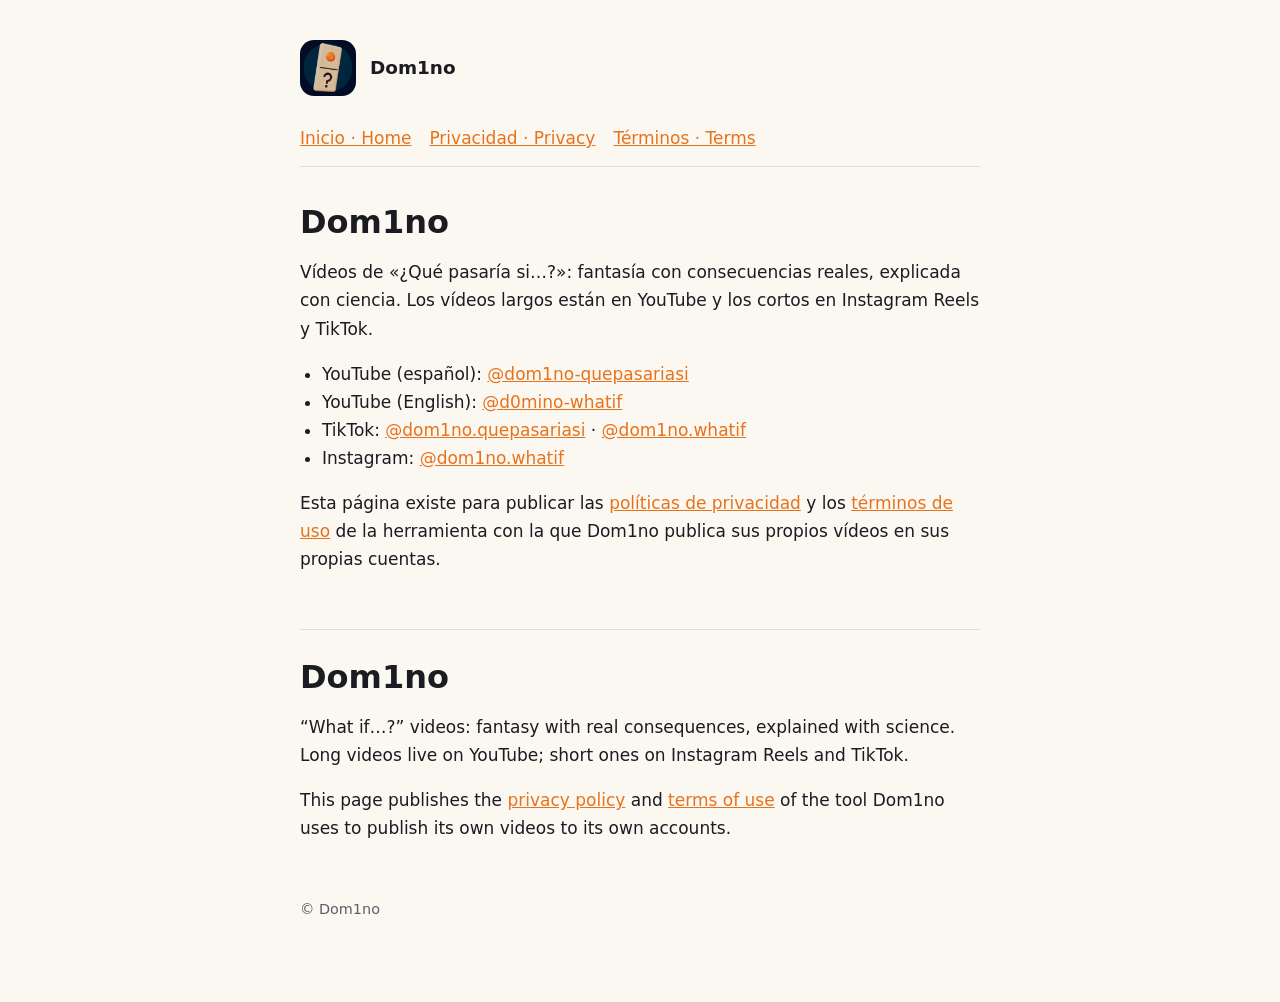
<file: index.html>
<!doctype html>
<html lang="es">
<head>
<meta charset="utf-8">
<meta name="viewport" content="width=device-width, initial-scale=1">
<title>Dom1no</title>
<meta name="description" content="Dom1no: vídeos de «¿Qué pasaría si…?» / «What if…?» con consecuencias reales.">
<link rel="icon" href="logo.png">
<link rel="stylesheet" href="style.css">
</head>
<body>
<main>
<header class="marca"><img src="logo.png" alt="Dom1no" width="56" height="56"><b>Dom1no</b></header>
<nav>
  <a href="index.html">Inicio · Home</a>
  <a href="privacy.html">Privacidad · Privacy</a>
  <a href="terms.html">Términos · Terms</a>
</nav>

<h1>Dom1no</h1>
<p>Vídeos de «¿Qué pasaría si…?»: fantasía con consecuencias reales, explicada con ciencia. Los vídeos largos están en YouTube y los cortos en Instagram Reels y TikTok.</p>
<ul>
  <li>YouTube (español): <a href="https://www.youtube.com/@dom1no-quepasariasi">@dom1no-quepasariasi</a></li>
  <li>YouTube (English): <a href="https://www.youtube.com/@d0mino-whatif">@d0mino-whatif</a></li>
  <li>TikTok: <a href="https://www.tiktok.com/@dom1no.quepasariasi">@dom1no.quepasariasi</a> · <a href="https://www.tiktok.com/@dom1no.whatif">@dom1no.whatif</a></li>
  <li>Instagram: <a href="https://www.instagram.com/dom1no.whatif/">@dom1no.whatif</a></li>
</ul>
<p>Esta página existe para publicar las <a href="privacy.html">políticas de privacidad</a> y los <a href="terms.html">términos de uso</a> de la herramienta con la que Dom1no publica sus propios vídeos en sus propias cuentas.</p>

<section class="lang" lang="en">
<h1>Dom1no</h1>
<p>“What if…?” videos: fantasy with real consequences, explained with science. Long videos live on YouTube; short ones on Instagram Reels and TikTok.</p>
<p>This page publishes the <a href="privacy.html">privacy policy</a> and <a href="terms.html">terms of use</a> of the tool Dom1no uses to publish its own videos to its own accounts.</p>
</section>
<footer>© Dom1no</footer>
</main>
</body>
</html>
</file>
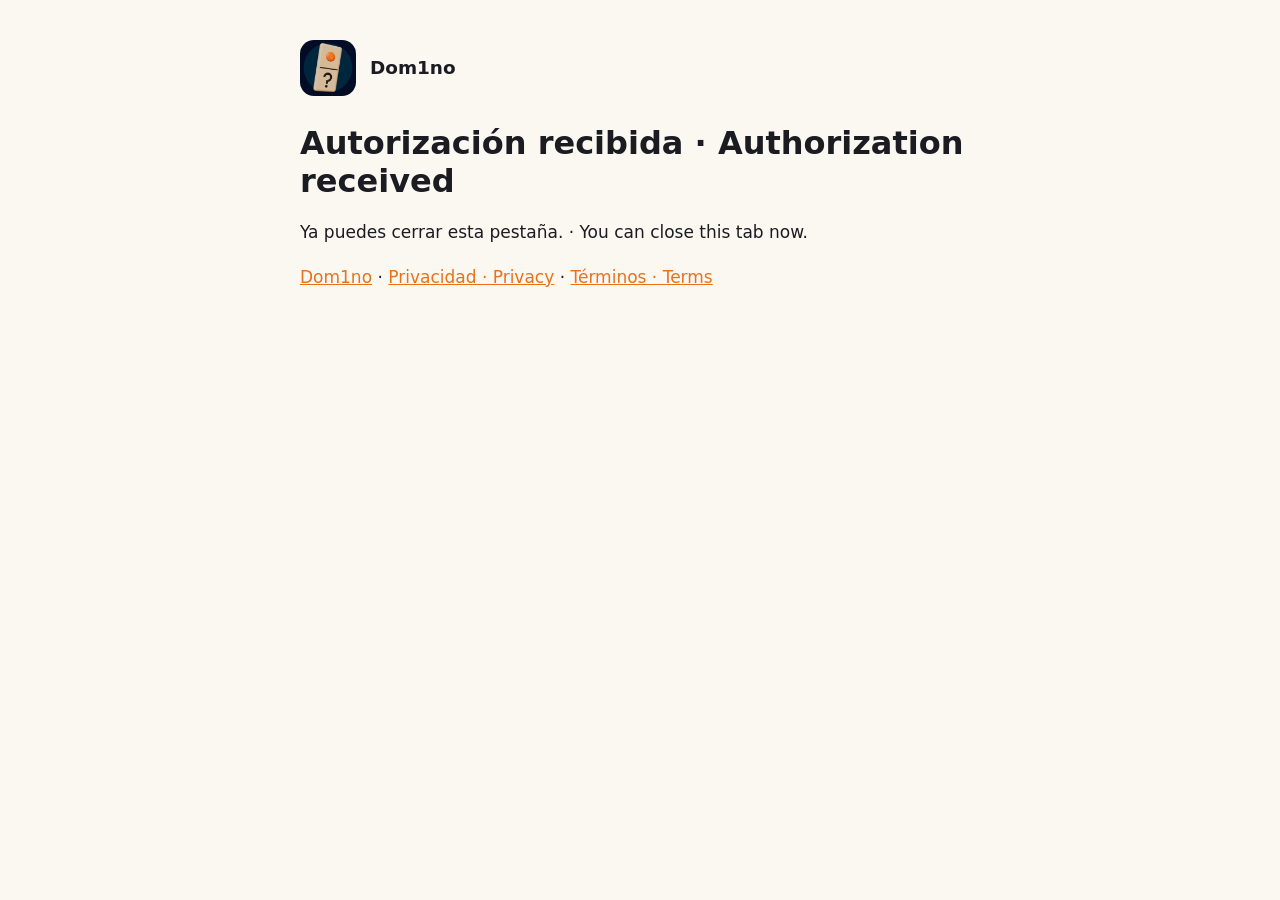
<file: callback.html>
<!doctype html>
<html lang="es">
<head>
<meta charset="utf-8">
<meta name="viewport" content="width=device-width, initial-scale=1">
<meta name="robots" content="noindex">
<title>Dom1no · Autorización</title>
<link rel="icon" href="logo.png">
<link rel="stylesheet" href="style.css">
</head>
<body>
<main>
<header class="marca"><img src="logo.png" alt="Dom1no" width="56" height="56"><b>Dom1no</b></header>
<h1>Autorización recibida · Authorization received</h1>
<p>Ya puedes cerrar esta pestaña. · You can close this tab now.</p>
<p><a href="index.html">Dom1no</a> · <a href="privacy.html">Privacidad · Privacy</a> · <a href="terms.html">Términos · Terms</a></p>
</main>
</body>
</html>
</file>
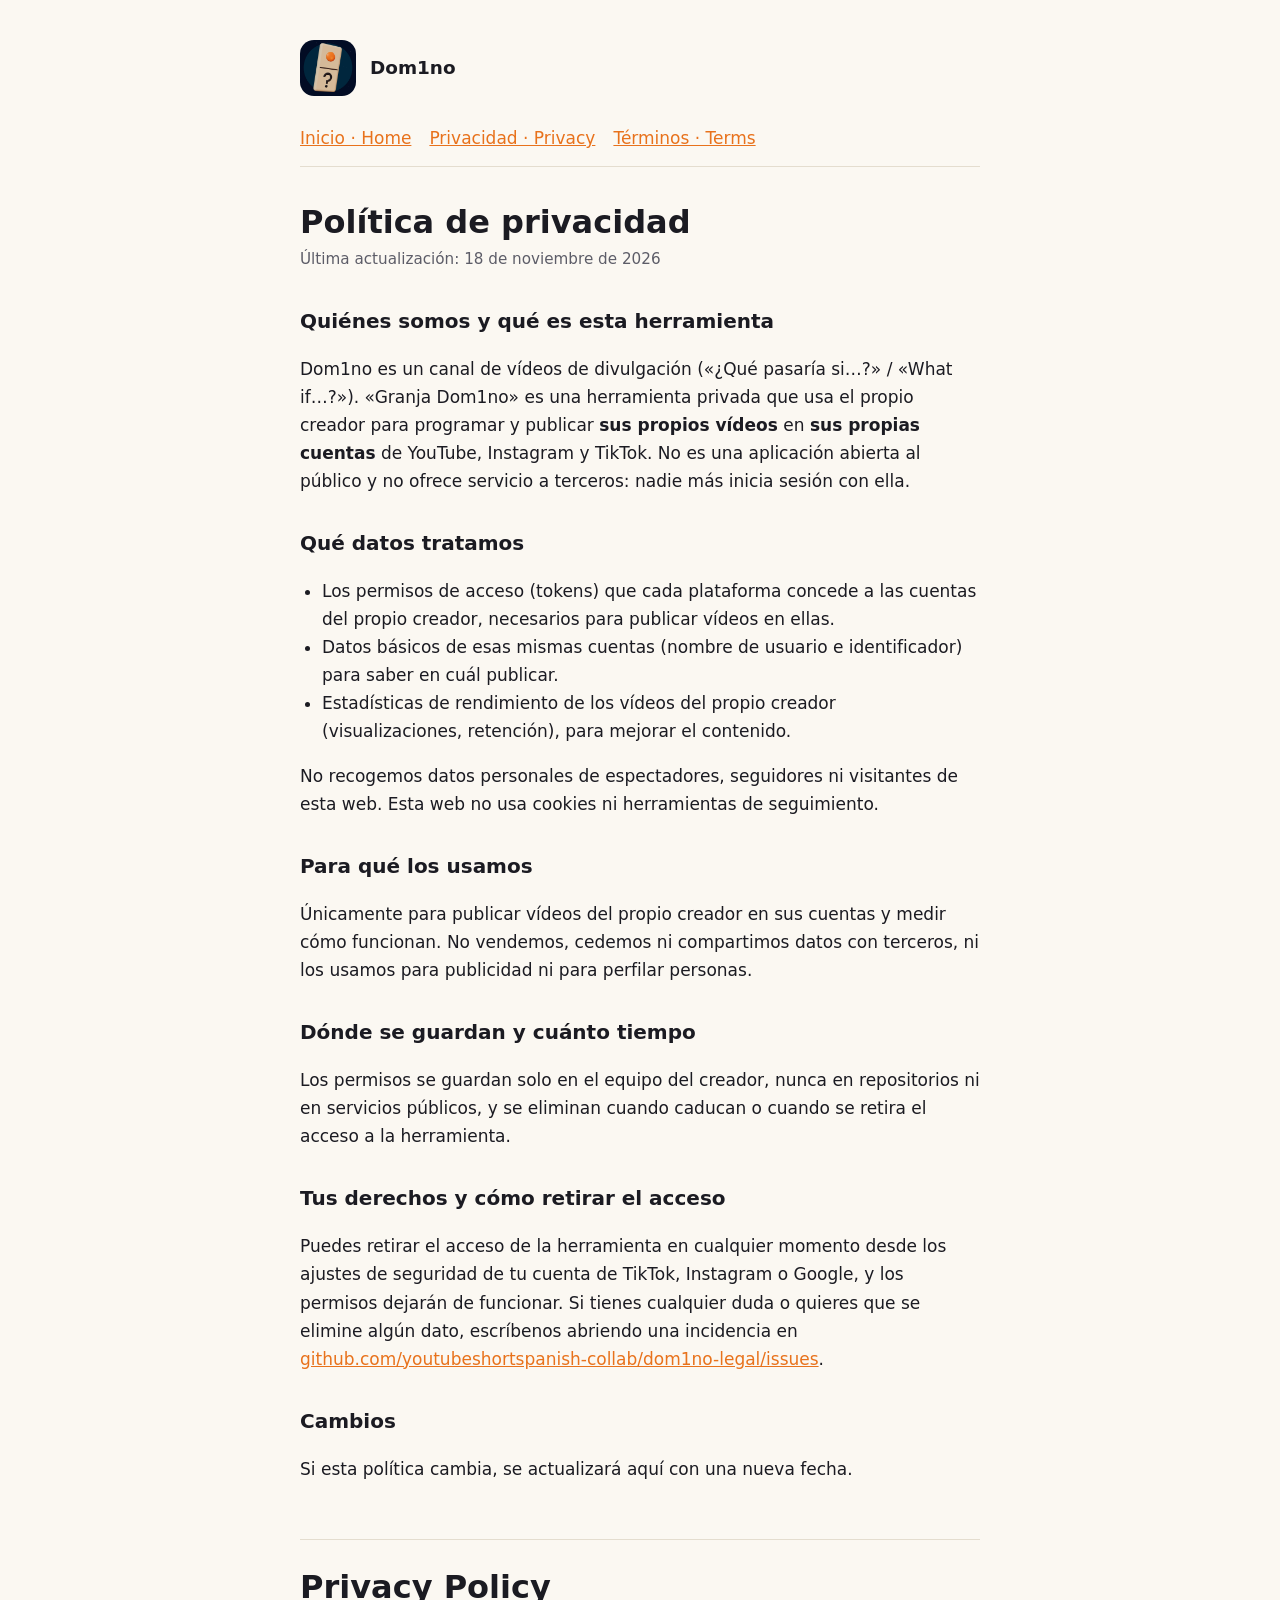
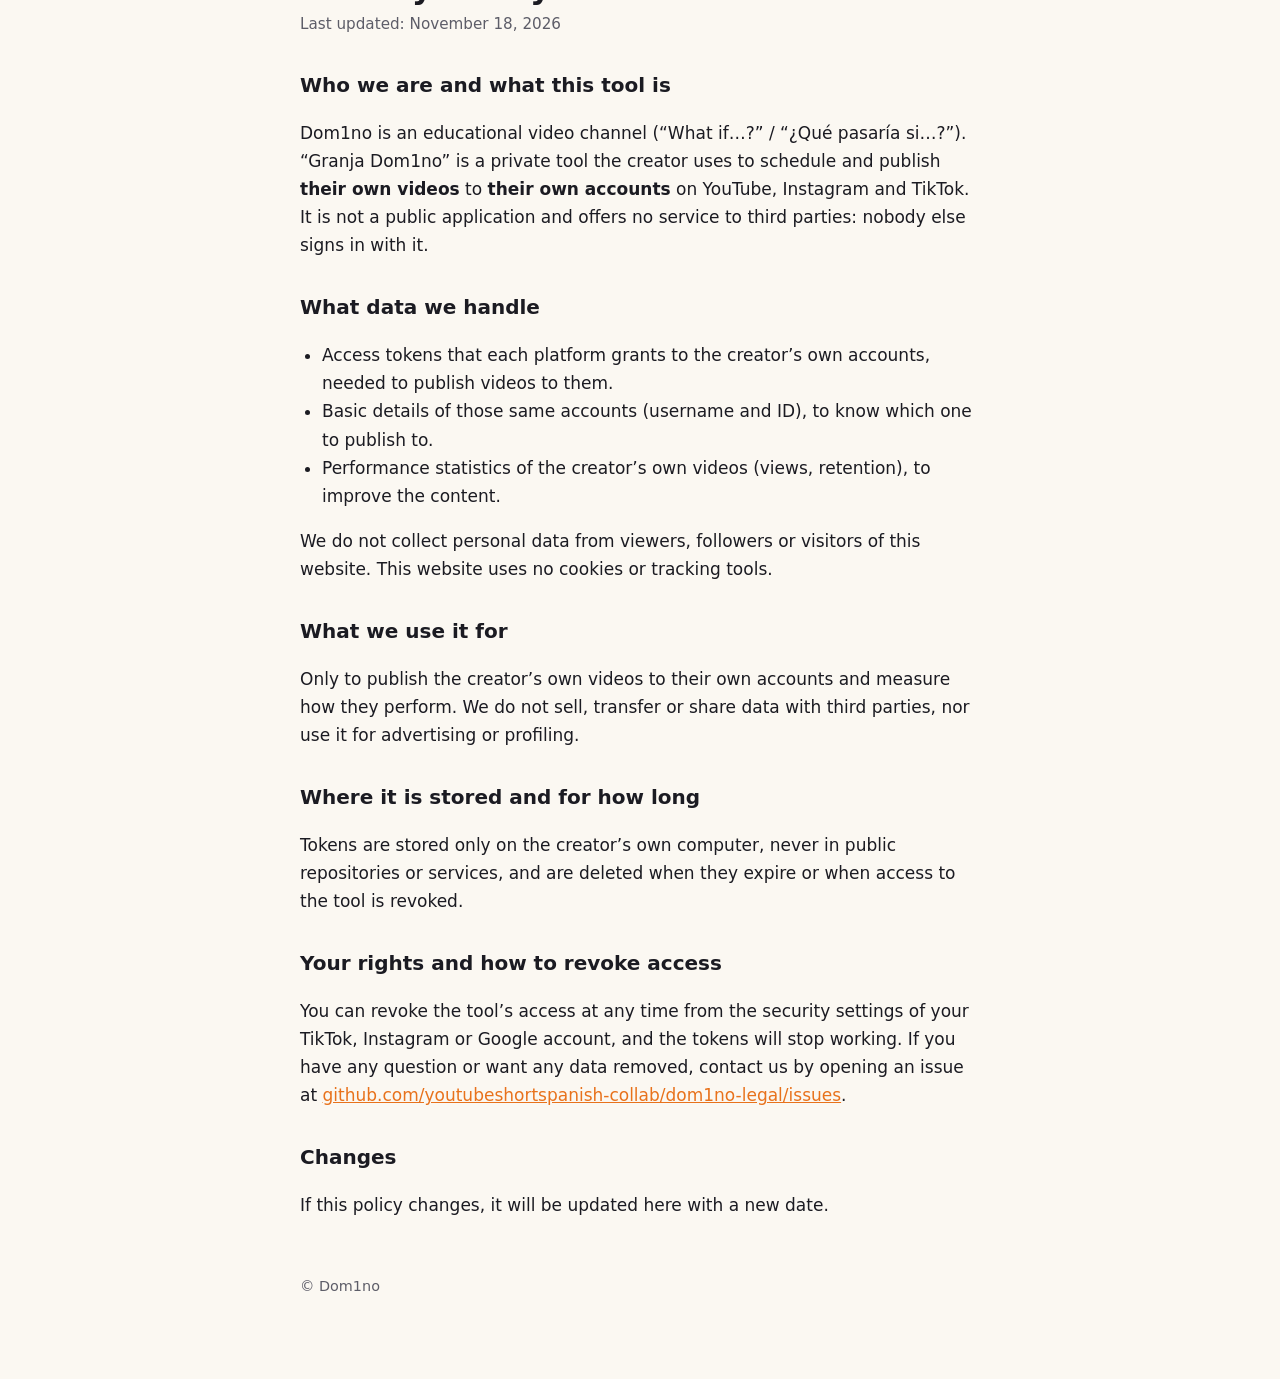
<file: privacy.html>
<!doctype html>
<html lang="es">
<head>
<meta charset="utf-8">
<meta name="viewport" content="width=device-width, initial-scale=1">
<title>Política de privacidad · Privacy Policy — Dom1no</title>
<meta name="description" content="Política de privacidad de la herramienta de publicación de Dom1no.">
<link rel="icon" href="logo.png">
<link rel="stylesheet" href="style.css">
</head>
<body>
<main>
<header class="marca"><img src="logo.png" alt="Dom1no" width="56" height="56"><b>Dom1no</b></header>
<nav>
  <a href="index.html">Inicio · Home</a>
  <a href="privacy.html">Privacidad · Privacy</a>
  <a href="terms.html">Términos · Terms</a>
</nav>

<h1>Política de privacidad</h1>
<p class="fecha">Última actualización: 18 de noviembre de 2026</p>

<h2>Quiénes somos y qué es esta herramienta</h2>
<p>Dom1no es un canal de vídeos de divulgación («¿Qué pasaría si…?» / «What if…?»). «Granja Dom1no» es una herramienta privada que usa el propio creador para programar y publicar <strong>sus propios vídeos</strong> en <strong>sus propias cuentas</strong> de YouTube, Instagram y TikTok. No es una aplicación abierta al público y no ofrece servicio a terceros: nadie más inicia sesión con ella.</p>

<h2>Qué datos tratamos</h2>
<ul>
  <li>Los permisos de acceso (tokens) que cada plataforma concede a las cuentas del propio creador, necesarios para publicar vídeos en ellas.</li>
  <li>Datos básicos de esas mismas cuentas (nombre de usuario e identificador) para saber en cuál publicar.</li>
  <li>Estadísticas de rendimiento de los vídeos del propio creador (visualizaciones, retención), para mejorar el contenido.</li>
</ul>
<p>No recogemos datos personales de espectadores, seguidores ni visitantes de esta web. Esta web no usa cookies ni herramientas de seguimiento.</p>

<h2>Para qué los usamos</h2>
<p>Únicamente para publicar vídeos del propio creador en sus cuentas y medir cómo funcionan. No vendemos, cedemos ni compartimos datos con terceros, ni los usamos para publicidad ni para perfilar personas.</p>

<h2>Dónde se guardan y cuánto tiempo</h2>
<p>Los permisos se guardan solo en el equipo del creador, nunca en repositorios ni en servicios públicos, y se eliminan cuando caducan o cuando se retira el acceso a la herramienta.</p>

<h2>Tus derechos y cómo retirar el acceso</h2>
<p>Puedes retirar el acceso de la herramienta en cualquier momento desde los ajustes de seguridad de tu cuenta de TikTok, Instagram o Google, y los permisos dejarán de funcionar. Si tienes cualquier duda o quieres que se elimine algún dato, escríbenos abriendo una incidencia en <a href="https://github.com/youtubeshortspanish-collab/dom1no-legal/issues">github.com/youtubeshortspanish-collab/dom1no-legal/issues</a>.</p>

<h2>Cambios</h2>
<p>Si esta política cambia, se actualizará aquí con una nueva fecha.</p>

<section class="lang" lang="en">
<h1>Privacy Policy</h1>
<p class="fecha">Last updated: November 18, 2026</p>

<h2>Who we are and what this tool is</h2>
<p>Dom1no is an educational video channel (“What if…?” / “¿Qué pasaría si…?”). “Granja Dom1no” is a private tool the creator uses to schedule and publish <strong>their own videos</strong> to <strong>their own accounts</strong> on YouTube, Instagram and TikTok. It is not a public application and offers no service to third parties: nobody else signs in with it.</p>

<h2>What data we handle</h2>
<ul>
  <li>Access tokens that each platform grants to the creator’s own accounts, needed to publish videos to them.</li>
  <li>Basic details of those same accounts (username and ID), to know which one to publish to.</li>
  <li>Performance statistics of the creator’s own videos (views, retention), to improve the content.</li>
</ul>
<p>We do not collect personal data from viewers, followers or visitors of this website. This website uses no cookies or tracking tools.</p>

<h2>What we use it for</h2>
<p>Only to publish the creator’s own videos to their own accounts and measure how they perform. We do not sell, transfer or share data with third parties, nor use it for advertising or profiling.</p>

<h2>Where it is stored and for how long</h2>
<p>Tokens are stored only on the creator’s own computer, never in public repositories or services, and are deleted when they expire or when access to the tool is revoked.</p>

<h2>Your rights and how to revoke access</h2>
<p>You can revoke the tool’s access at any time from the security settings of your TikTok, Instagram or Google account, and the tokens will stop working. If you have any question or want any data removed, contact us by opening an issue at <a href="https://github.com/youtubeshortspanish-collab/dom1no-legal/issues">github.com/youtubeshortspanish-collab/dom1no-legal/issues</a>.</p>

<h2>Changes</h2>
<p>If this policy changes, it will be updated here with a new date.</p>
</section>
<footer>© Dom1no</footer>
</main>
</body>
</html>
</file>
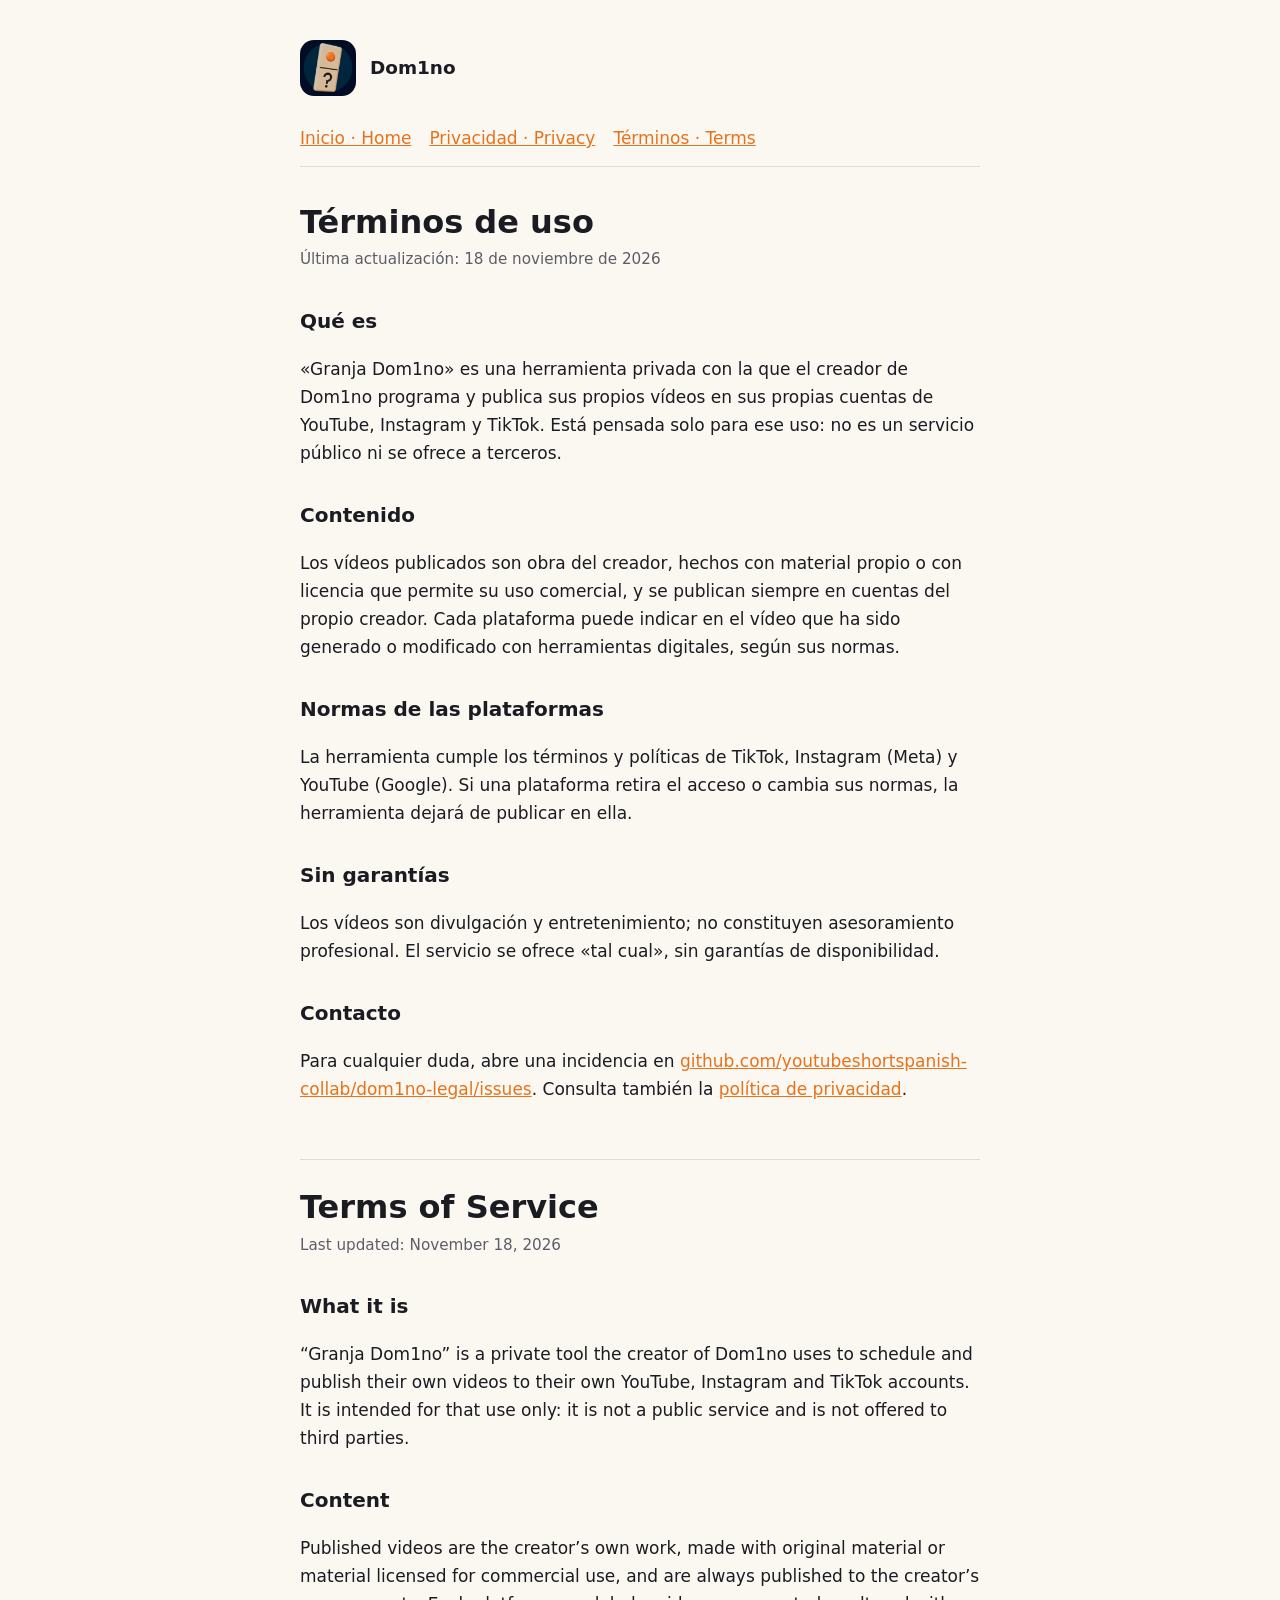
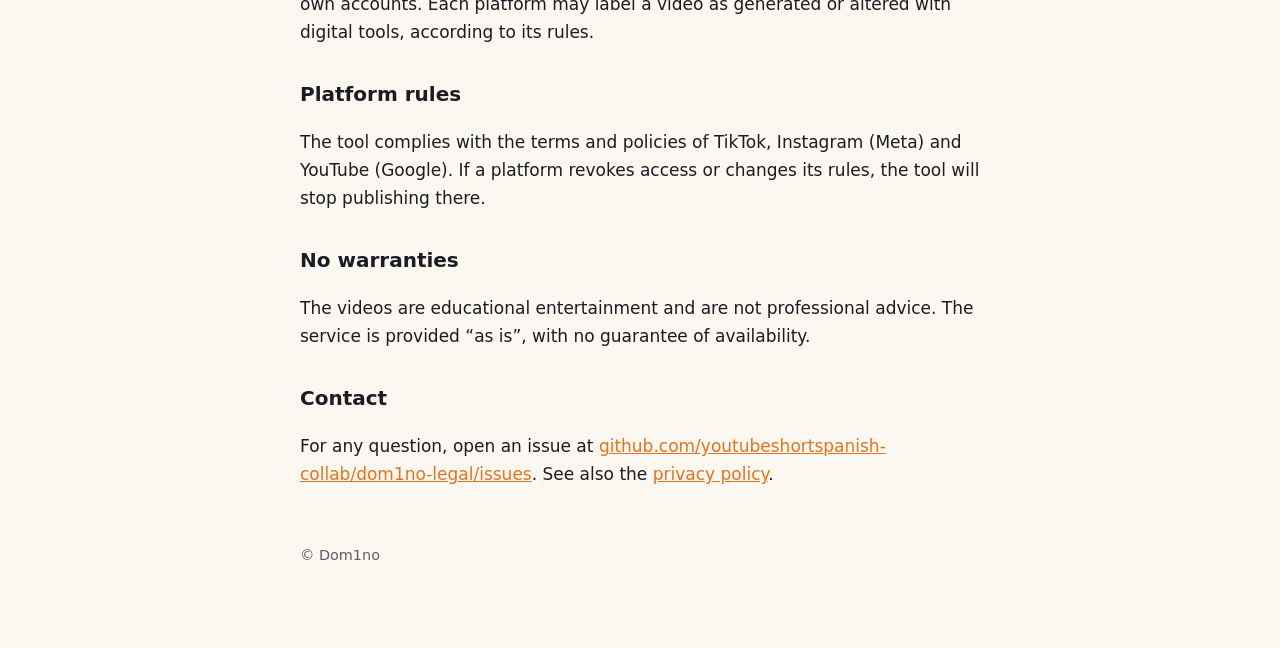
<file: terms.html>
<!doctype html>
<html lang="es">
<head>
<meta charset="utf-8">
<meta name="viewport" content="width=device-width, initial-scale=1">
<title>Términos de uso · Terms of Service — Dom1no</title>
<meta name="description" content="Términos de uso de la herramienta de publicación de Dom1no.">
<link rel="icon" href="logo.png">
<link rel="stylesheet" href="style.css">
</head>
<body>
<main>
<header class="marca"><img src="logo.png" alt="Dom1no" width="56" height="56"><b>Dom1no</b></header>
<nav>
  <a href="index.html">Inicio · Home</a>
  <a href="privacy.html">Privacidad · Privacy</a>
  <a href="terms.html">Términos · Terms</a>
</nav>

<h1>Términos de uso</h1>
<p class="fecha">Última actualización: 18 de noviembre de 2026</p>

<h2>Qué es</h2>
<p>«Granja Dom1no» es una herramienta privada con la que el creador de Dom1no programa y publica sus propios vídeos en sus propias cuentas de YouTube, Instagram y TikTok. Está pensada solo para ese uso: no es un servicio público ni se ofrece a terceros.</p>

<h2>Contenido</h2>
<p>Los vídeos publicados son obra del creador, hechos con material propio o con licencia que permite su uso comercial, y se publican siempre en cuentas del propio creador. Cada plataforma puede indicar en el vídeo que ha sido generado o modificado con herramientas digitales, según sus normas.</p>

<h2>Normas de las plataformas</h2>
<p>La herramienta cumple los términos y políticas de TikTok, Instagram (Meta) y YouTube (Google). Si una plataforma retira el acceso o cambia sus normas, la herramienta dejará de publicar en ella.</p>

<h2>Sin garantías</h2>
<p>Los vídeos son divulgación y entretenimiento; no constituyen asesoramiento profesional. El servicio se ofrece «tal cual», sin garantías de disponibilidad.</p>

<h2>Contacto</h2>
<p>Para cualquier duda, abre una incidencia en <a href="https://github.com/youtubeshortspanish-collab/dom1no-legal/issues">github.com/youtubeshortspanish-collab/dom1no-legal/issues</a>. Consulta también la <a href="privacy.html">política de privacidad</a>.</p>

<section class="lang" lang="en">
<h1>Terms of Service</h1>
<p class="fecha">Last updated: November 18, 2026</p>

<h2>What it is</h2>
<p>“Granja Dom1no” is a private tool the creator of Dom1no uses to schedule and publish their own videos to their own YouTube, Instagram and TikTok accounts. It is intended for that use only: it is not a public service and is not offered to third parties.</p>

<h2>Content</h2>
<p>Published videos are the creator’s own work, made with original material or material licensed for commercial use, and are always published to the creator’s own accounts. Each platform may label a video as generated or altered with digital tools, according to its rules.</p>

<h2>Platform rules</h2>
<p>The tool complies with the terms and policies of TikTok, Instagram (Meta) and YouTube (Google). If a platform revokes access or changes its rules, the tool will stop publishing there.</p>

<h2>No warranties</h2>
<p>The videos are educational entertainment and are not professional advice. The service is provided “as is”, with no guarantee of availability.</p>

<h2>Contact</h2>
<p>For any question, open an issue at <a href="https://github.com/youtubeshortspanish-collab/dom1no-legal/issues">github.com/youtubeshortspanish-collab/dom1no-legal/issues</a>. See also the <a href="privacy.html">privacy policy</a>.</p>
</section>
<footer>© Dom1no</footer>
</main>
</body>
</html>
</file>
<file: style.css>
:root { --bg:#fbf8f2; --fg:#1b1b22; --mute:#5d5d68; --line:#e4ddcf; --accent:#e8721c; }
@media (prefers-color-scheme: dark) { :root { --bg:#0b1022; --fg:#ecebe6; --mute:#a3a3b0; --line:#262c45; --accent:#ff8c3a; } }
* { box-sizing: border-box; }
body { margin:0; background:var(--bg); color:var(--fg); font:17px/1.65 system-ui,-apple-system,"Segoe UI",Roboto,sans-serif; }
main { max-width:720px; margin:0 auto; padding:40px 20px 80px; }
header.marca { display:flex; align-items:center; gap:14px; margin-bottom:28px; }
header.marca img { width:56px; height:56px; border-radius:14px; }
header.marca b { font-size:1.15rem; }
nav { display:flex; gap:18px; flex-wrap:wrap; margin-bottom:36px; padding-bottom:14px; border-bottom:1px solid var(--line); }
a { color:var(--accent); }
h1 { font-size:2rem; line-height:1.2; margin:0 0 6px; }
h2 { font-size:1.25rem; margin:32px 0 6px; }
.fecha { color:var(--mute); margin:0 0 24px; font-size:.95rem; }
.lang { margin-top:56px; padding-top:28px; border-top:1px solid var(--line); }
ul { padding-left:22px; }
footer { margin-top:56px; color:var(--mute); font-size:.9rem; }
</file>
